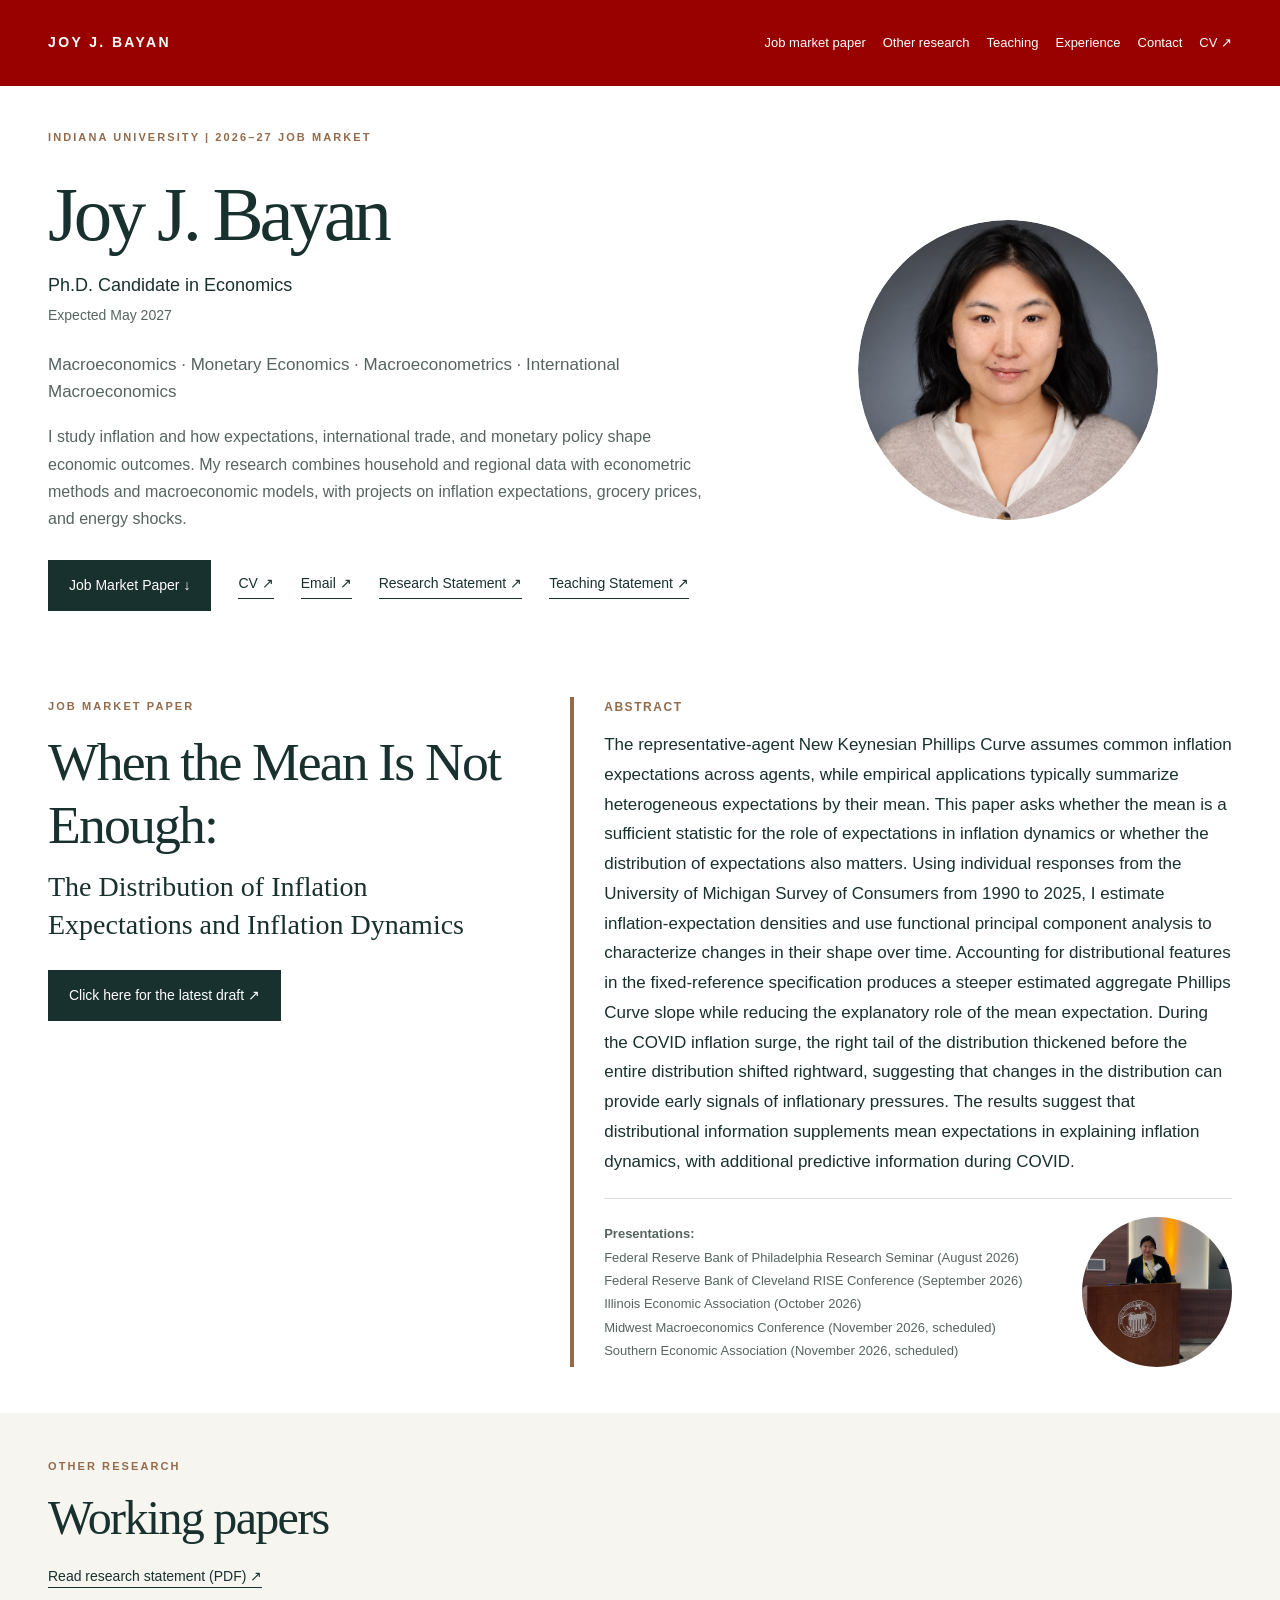
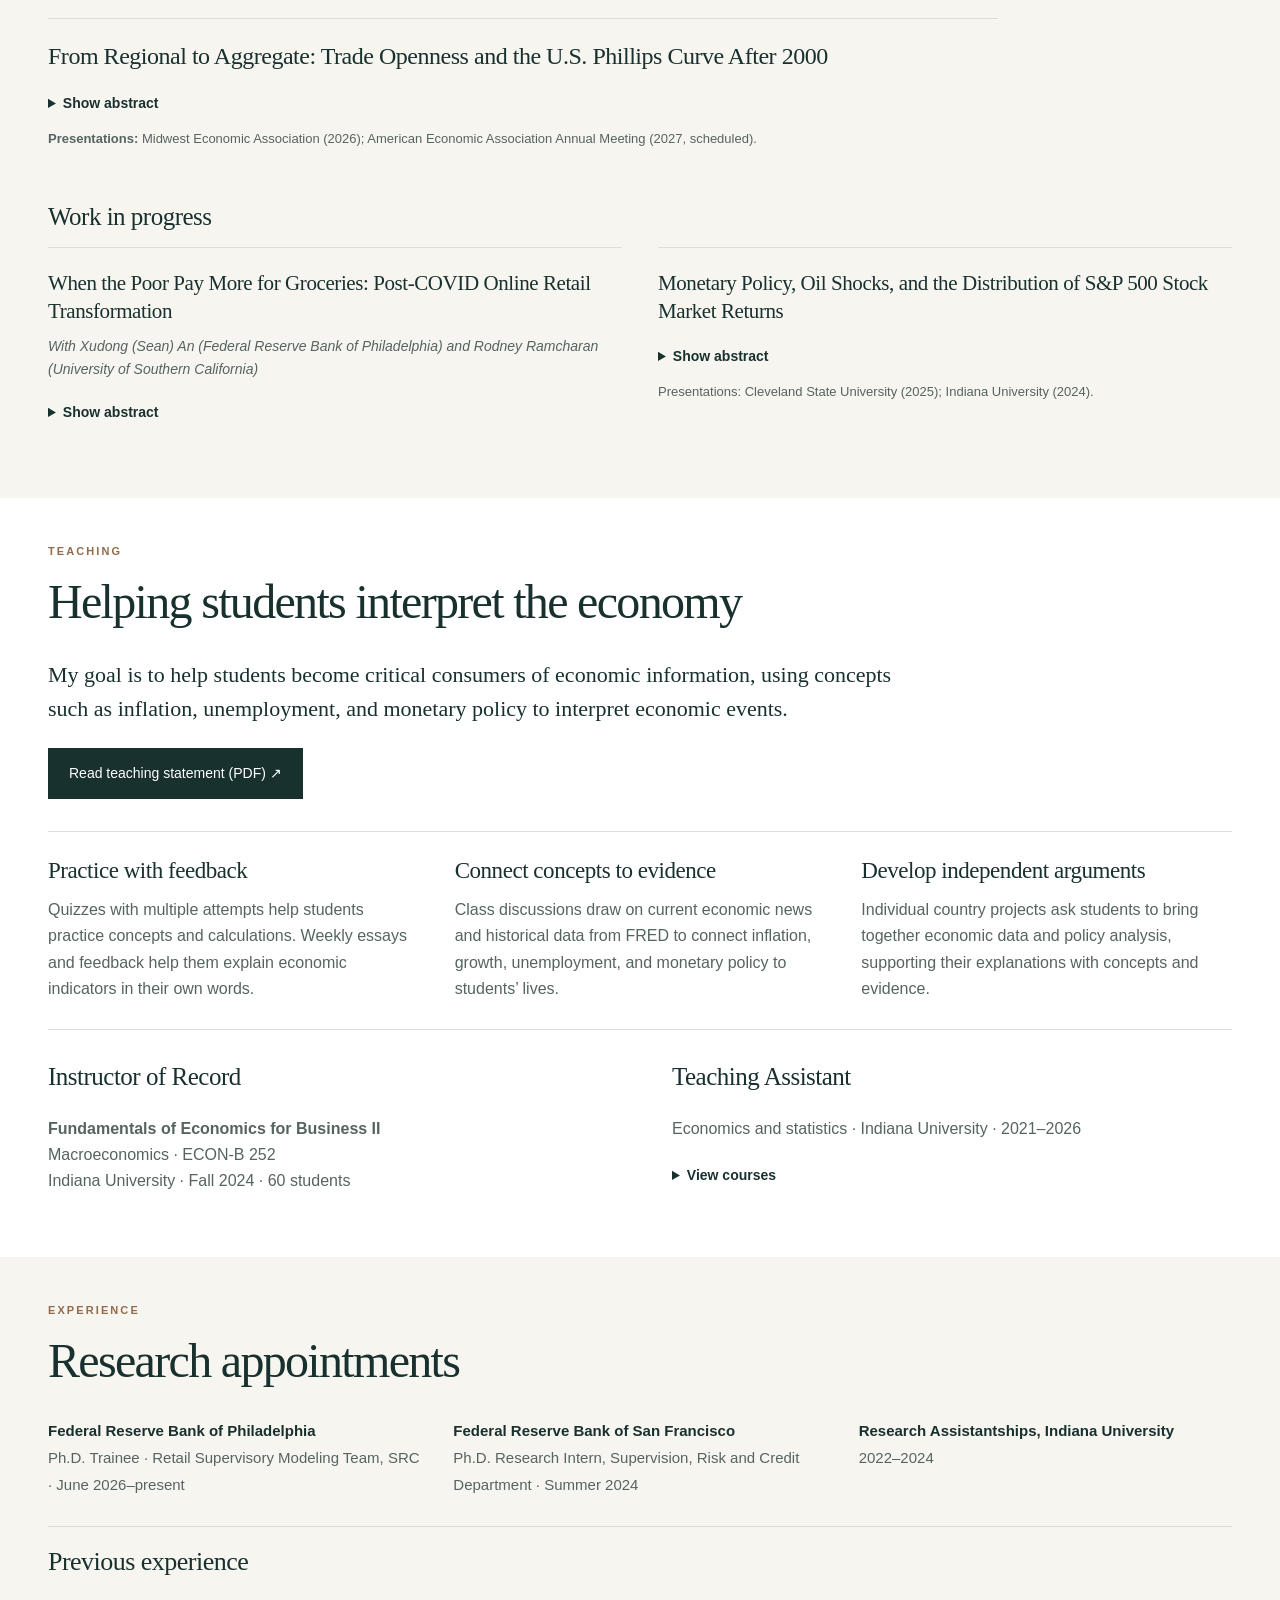
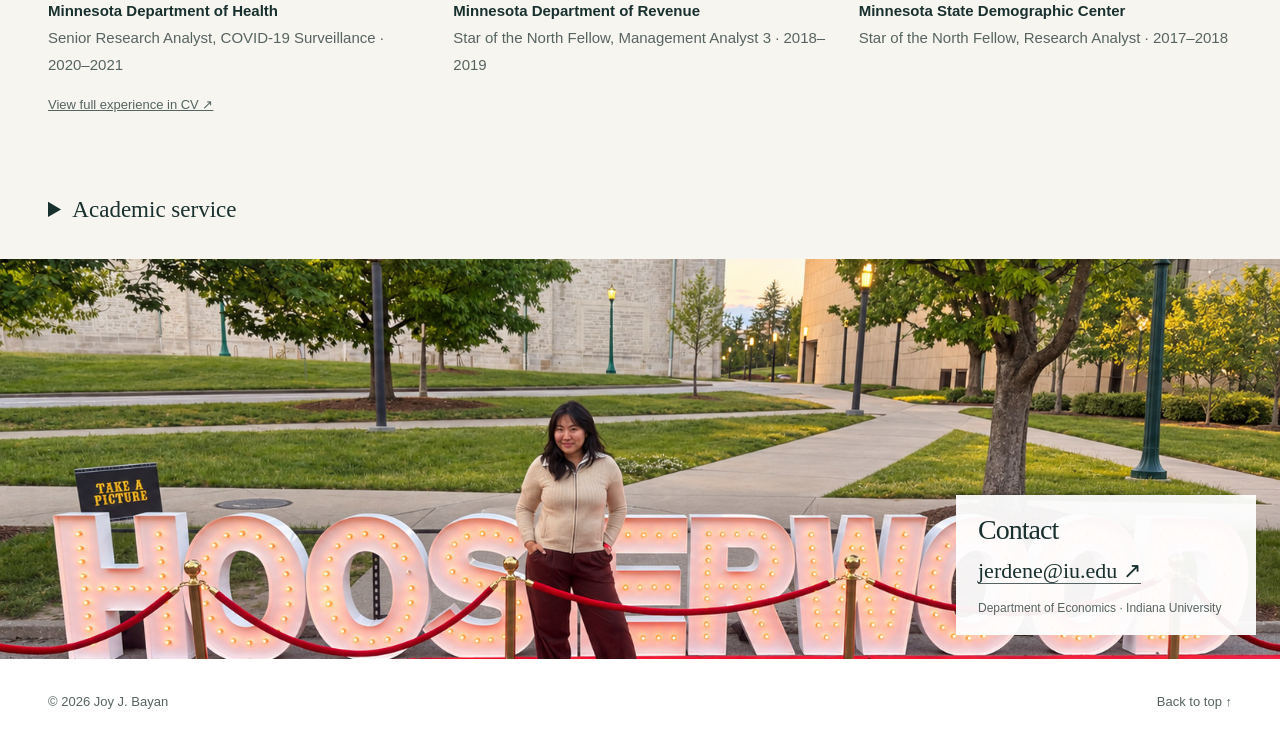
<file: index.html>
<!doctype html>
<html lang="en">
<head>
<meta charset="utf-8">
<meta name="viewport" content="width=device-width, initial-scale=1">
<meta name="description" content="Joy J. Bayan is a 2026–27 economics job market candidate at Indiana University studying macroeconomics, monetary economics, macroeconometrics, and international macroeconomics.">
<title>Joy J. Bayan | Economics Job Market</title>
<link rel="stylesheet" href="site.css?v=paper-presentations-20261103">
</head>
<body>
<a class="skip" href="#main">Skip to content</a>
<div class="site-header"><header class="topbar wrap"><a class="wordmark" href="#top">JOY J. BAYAN</a><nav aria-label="Main navigation"><a href="#job-market-paper">Job market paper</a><a href="#other-research">Other research</a><a href="#teaching">Teaching</a><a href="#experience">Experience</a><a href="#contact">Contact</a><a href="files/Joy_Bayan_CV.pdf?v=20261103-abstract-aligned" target="_blank" rel="noopener">CV ↗</a></nav></header></div>
<main id="main">
<section class="hero wrap" id="top"><div class="hero-copy"><div class="eyebrow">INDIANA UNIVERSITY | 2026–27 JOB MARKET</div><h1>Joy J. Bayan</h1><p class="role">Ph.D. Candidate in Economics <span>Expected May 2027</span></p><p class="lead">Macroeconomics · Monetary Economics · Macroeconometrics · International Macroeconomics</p><p class="research-intro">I study inflation and how expectations, international trade, and monetary policy shape economic outcomes. My research combines household and regional data with econometric methods and macroeconomic models, with projects on inflation expectations, grocery prices, and energy shocks.</p><div class="actions"><a class="button" href="#job-market-paper">Job Market Paper ↓</a><a class="text-link" href="files/Joy_Bayan_CV.pdf?v=20261103-abstract-aligned" target="_blank" rel="noopener">CV ↗</a><a class="text-link" href="mailto:jerdene@iu.edu">Email ↗</a><a class="text-link" href="files/Joy_Bayan_Research_Statement.pdf" target="_blank" rel="noopener">Research Statement ↗</a><a class="text-link" href="files/Joy_Bayan_Teaching_Statement.pdf" target="_blank" rel="noopener">Teaching Statement ↗</a></div></div><div class="portrait"><img src="files/joy-bayan-selected.jpg" alt="Portrait of Joy Bayan" width="1100" height="733"></div></section>
<section class="section wrap research-first" id="job-market-paper"><div class="eyebrow">JOB MARKET PAPER</div><h2>When the Mean Is Not Enough:</h2><p class="paper-subtitle">The Distribution of Inflation Expectations and Inflation Dynamics</p><div class="actions"><a class="button" id="latest-draft-link" href="latest-draft.html?v=20261103-abstract-aligned">Click here for the latest draft ↗</a></div><div class="jmp-summary"><p class="abstract-label">Abstract</p><p>The representative-agent New Keynesian Phillips Curve assumes common inflation expectations across agents, while empirical applications typically summarize heterogeneous expectations by their mean. This paper asks whether the mean is a sufficient statistic for the role of expectations in inflation dynamics or whether the distribution of expectations also matters. Using individual responses from the University of Michigan Survey of Consumers from 1990 to 2025, I estimate inflation-expectation densities and use functional principal component analysis to characterize changes in their shape over time. Accounting for distributional features in the fixed-reference specification produces a steeper estimated aggregate Phillips Curve slope while reducing the explanatory role of the mean expectation. During the COVID inflation surge, the right tail of the distribution thickened before the entire distribution shifted rightward, suggesting that changes in the distribution can provide early signals of inflationary pressures. The results suggest that distributional information supplements mean expectations in explaining inflation dynamics, with additional predictive information during COVID.</p><div class="paper-presentations" id="presentations"><p class="meta"><strong>Presentations:</strong><br>Federal Reserve Bank of Philadelphia Research Seminar (August 2026)<br>Federal Reserve Bank of Cleveland RISE Conference (September 2026)<br>Illinois Economic Association (October 2026)<br>Midwest Macroeconomics Conference (November 2026, scheduled)<br>Southern Economic Association (November 2026, scheduled)</p><figure class="presentation-circle"><img src="files/joy-presentation-original.jpg" alt="Joy Bayan at the podium at the Federal Reserve Bank of Cleveland" width="1368" height="1824" loading="lazy"></figure></div></div></section>
<section class="section tinted" id="other-research"><div class="wrap"><div class="eyebrow">OTHER RESEARCH</div><h2>Working papers</h2><p class="statement-link"><a class="text-link" href="files/Joy_Bayan_Research_Statement.pdf" target="_blank" rel="noopener">Read research statement (PDF) ↗</a></p><div class="research-list"><article><h3>From Regional to Aggregate: Trade Openness and the U.S. Phillips Curve After 2000</h3><details class="compact-details"><summary><span class="when-closed">Show abstract</span><span class="when-open">Hide abstract</span></summary><p>This paper studies how trade openness reshaped the slope of the U.S. Phillips Curve after 2000. I develop an open-economy New Keynesian framework in which inflation dynamics depend on domestic slack and exposure to foreign-goods prices through trade openness. Empirically, I use U.S. regional panel data and exploit cross-regional variation in exposure to globalization using a shift-share instrument constructed from pre-2000 regional employment shares. The results show that trade openness contributed to the flattening of the U.S. Phillips Curve after 2000.</p></details><p class="meta"><strong>Presentations:</strong> Midwest Economic Association (2026); American Economic Association Annual Meeting (2027, scheduled).</p></article></div><div class="works-in-progress"><h3 class="research-subheading">Work in progress</h3><div class="research-list"><article><h3>When the Poor Pay More for Groceries: Post-COVID Online Retail Transformation</h3><p class="byline">With Xudong (Sean) An (Federal Reserve Bank of Philadelphia) and Rodney Ramcharan (University of Southern California)</p><details class="compact-details"><summary><span class="when-closed">Show abstract</span><span class="when-open">Hide abstract</span></summary><p>Using 100 million grocery retail transactions from 228,519 U.S. households between 2019 and 2023, we show that low-income households experienced 1.4% more grocery price inflation than high-income households in the post-COVID period. After 2022, fresh-produce prices rose 5.3% more for low-income households. The increased adoption of online shopping eliminated geographic pricing advantages, reducing relative savings for low-income households by 4.4%, while the expansion of warehouse clubs increased their price premiums by 6.4%, with monetary policy tightening adding a further 0.11%.</p></details></article><article><h3>Monetary Policy, Oil Shocks, and the Distribution of S&amp;P 500 Stock Market Returns</h3><details class="compact-details"><summary><span class="when-closed">Show abstract</span><span class="when-open">Hide abstract</span></summary><p>This paper studies how oil supply, global demand, oil-specific demand, and monetary policy shocks affect the distribution of U.S. stock market returns. Using monthly data from 1988 to 2018, I estimate cross-sectional densities of S&amp;P 500 returns and use functional principal component analysis to summarize changes in their shape. I combine these distributional components with a Kilian-style structural vector autoregression in a mixed vector autoregressive framework to examine how the shocks transmit through the return distribution beyond their effects on average returns.</p></details><p class="meta">Presentations: Cleveland State University (2025); Indiana University (2024).</p></article></div></div></div></section>
<section class="section wrap" id="teaching"><div class="eyebrow">TEACHING</div><h2>Helping students interpret the economy</h2><p class="teaching-intro">My goal is to help students become critical consumers of economic information, using concepts such as inflation, unemployment, and monetary policy to interpret economic events.</p><div class="actions teaching-actions"><a class="button" href="files/Joy_Bayan_Teaching_Statement.pdf" target="_blank" rel="noopener">Read teaching statement (PDF) ↗</a></div><div class="teaching-practice"><article><h3>Practice with feedback</h3><p>Quizzes with multiple attempts help students practice concepts and calculations. Weekly essays and feedback help them explain economic indicators in their own words.</p></article><article><h3>Connect concepts to evidence</h3><p>Class discussions draw on current economic news and historical data from FRED to connect inflation, growth, unemployment, and monetary policy to students’ lives.</p></article><article><h3>Develop independent arguments</h3><p>Individual country projects ask students to bring together economic data and policy analysis, supporting their explanations with concepts and evidence.</p></article></div><div class="two-col teaching-experience"><div><h3>Instructor of Record</h3><p><strong>Fundamentals of Economics for Business II</strong><br>Macroeconomics · ECON-B 252<br>Indiana University · Fall 2024 · 60 students</p></div><div><h3>Teaching Assistant</h3><p>Economics and statistics · Indiana University · 2021–2026</p><details class="compact-details"><summary>View courses</summary><p>Statistical Analysis for Business and Economics (ECON-E 370) · Spring 2025<br>Economics of Race (ECON-E 211) · Spring 2024<br>Economics of Gender (ECON-E 211) · Spring 2023<br>Fundamentals of Economics for Business II (ECON-B 252) · Fall 2022</p></details></div></div></section>
<section class="section tinted" id="experience"><div class="wrap"><div class="eyebrow">EXPERIENCE</div><h2>Research appointments</h2><div class="appointments"><div class="appointment-item"><p><strong>Federal Reserve Bank of Philadelphia</strong><br>Ph.D. Trainee · Retail Supervisory Modeling Team, SRC · June 2026–present</p></div><div class="appointment-item"><p><strong>Federal Reserve Bank of San Francisco</strong><br>Ph.D. Research Intern, Supervision, Risk and Credit Department · Summer 2024</p></div><div class="appointment-item"><p><strong>Research Assistantships, Indiana University</strong><br>2022–2024</p></div></div><div class="previous-experience"><h3>Previous experience</h3><p><strong>Minnesota Department of Health</strong><br>Senior Research Analyst, COVID-19 Surveillance · 2020–2021</p><p><strong>Minnesota Department of Revenue</strong><br>Star of the North Fellow, Management Analyst 3 · 2018–2019</p><p><strong>Minnesota State Demographic Center</strong><br>Star of the North Fellow, Research Analyst · 2017–2018</p></div><p class="cv-note"><a href="files/Joy_Bayan_CV.pdf?v=20261103-abstract-aligned" target="_blank" rel="noopener">View full experience in CV ↗</a></p></div></section>
<section class="section tinted service-compact" id="academic-service"><div class="wrap"><details class="compact-details"><summary>Academic service</summary><p><strong>Women in Economics, Indiana University Alumnae Group, Washington, DC</strong> · 2025–2026</p><p><strong>Student Ambassador, Association for Public Policy Analysis &amp; Management (APPAM)</strong> · 2026</p><p><strong>AES Departmental Coordinator, Economics Department, Indiana University</strong> · 2025–2026</p><p><strong>Development Coordinator, Graduate Student Government, Indiana University</strong> · 2024</p></details></div></section>
<section class="contact" id="contact"><div class="wrap"><h2>Contact</h2><a class="contact-email" href="mailto:jerdene@iu.edu">jerdene@iu.edu ↗</a><p class="affiliation">Department of Economics · Indiana University</p></div></section>
</main>
<footer class="wrap footer"><span>© <span id="year">2026</span> Joy J. Bayan</span><a href="#top">Back to top ↑</a></footer><script>document.getElementById('year').textContent=new Date().getFullYear()</script>
<!-- deploy-refresh: 2026-10-08-cv-alignment -->
</body>
</html>
</file>
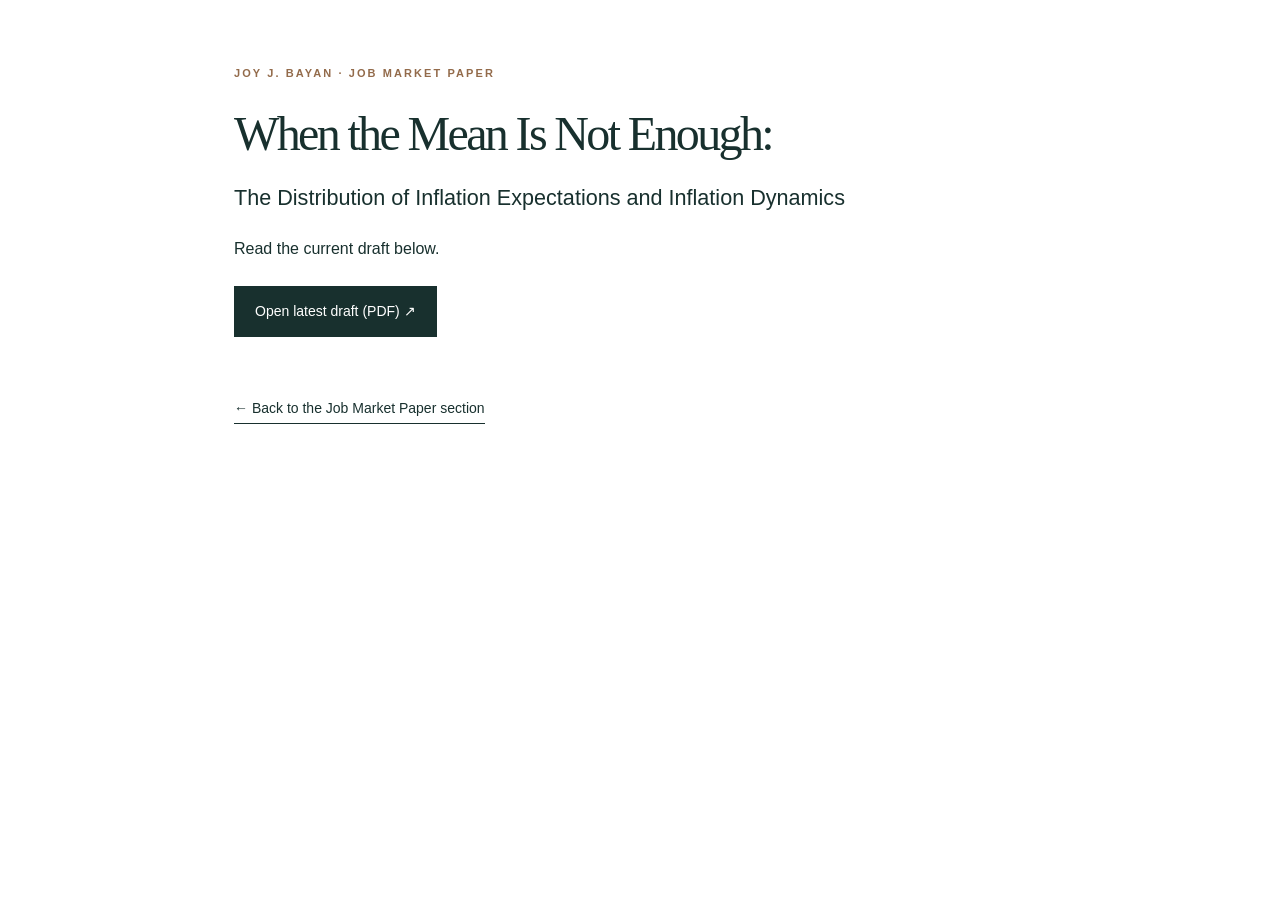
<file: latest-draft.html>
<!doctype html>
<html lang="en">
<head>
<meta charset="utf-8">
<meta name="viewport" content="width=device-width, initial-scale=1">
<meta name="description" content="Latest draft of Joy J. Bayan’s job market paper, When the Mean Is Not Enough: The Distribution of Inflation Expectations and Inflation Dynamics.">
<title>Latest draft | Joy J. Bayan</title>
<link rel="stylesheet" href="site.css?v=research-intro-20261009">
<style>
.draft-page{max-width:860px;margin:0 auto;padding:64px 24px}.draft-page h1{font-size:clamp(1.9rem,4vw,3rem);line-height:1.15}.draft-page .draft-subtitle{font-size:1.35rem;line-height:1.4}.draft-page .actions{margin:24px 0}.draft-page [hidden]{display:none!important}.draft-status{max-width:65ch;line-height:1.7}.draft-back{display:inline-block;margin-top:36px}
</style>
</head>
<body>
<main class="draft-page">
<div class="eyebrow">JOY J. BAYAN · JOB MARKET PAPER</div>
<h1>When the Mean Is Not Enough:</h1>
<p class="draft-subtitle">The Distribution of Inflation Expectations and Inflation Dynamics</p>
<p class="draft-status">Read the current draft below.</p>
<div class="actions">
<a id="draft-pdf" class="button" href="files/Joy_Bayan_Overleaf_Preview.pdf?v=20261103-abstract-aligned" target="_blank" rel="noopener">Open latest draft (PDF) ↗</a>
</div>
<a class="text-link draft-back" href="./#job-market-paper">← Back to the Job Market Paper section</a>
</main>
</body>
</html>
</file>
<file: site.css>
:root{--ink:#18302e;--muted:#566461;--accent:#936b4b;--line:#dcded9;--cream:#f7f5f0;--wash:#ecefea}*{box-sizing:border-box}html{scroll-behavior:smooth}body{margin:0;color:var(--ink);font-family:Arial,Helvetica,sans-serif;line-height:1.65;background:#fff}a{color:inherit}a:focus-visible,summary:focus-visible{outline:3px solid #a47542;outline-offset:4px}.wrap{max-width:1160px;margin:auto;padding-left:32px;padding-right:32px}.skip{position:absolute;left:-9999px}.skip:focus{left:12px;top:12px;background:white;z-index:5;padding:8px}.topbar{min-height:86px;display:flex;align-items:center;justify-content:space-between;gap:20px;border-bottom:1px solid var(--line)}.wordmark{font-weight:700;letter-spacing:.17em;font-size:14px;text-decoration:none;white-space:nowrap}nav{display:flex;align-items:center;gap:27px}nav a{text-decoration:none;font-size:14px;color:#3d514d}nav a:hover,.text-link:hover{color:var(--accent)}.hero{display:grid;grid-template-columns:1.24fr .76fr;align-items:center;gap:80px;padding-top:74px;padding-bottom:88px}.eyebrow,.tag{font-size:11px;font-weight:700;letter-spacing:.19em;color:var(--accent)}h1,h2,h3{font-family:Georgia,'Times New Roman',serif;font-weight:400;line-height:1.16}h1{font-size:clamp(56px,7vw,92px);margin:24px 0 12px;letter-spacing:-.055em}h2{font-size:clamp(39px,5vw,60px);margin:14px 0 34px;letter-spacing:-.035em}h3{font-size:26px;letter-spacing:-.02em}.role{font-size:18px;margin:0;color:var(--ink)}.role span{display:block;color:var(--muted);font-size:14px;margin-top:3px}.lead{font-family:Georgia,serif;font-size:22px;line-height:1.58;max-width:630px;margin:30px 0}.actions{display:flex;align-items:center;gap:27px;flex-wrap:wrap}.button{background:var(--ink);color:#fff;padding:14px 21px;text-decoration:none;font-size:14px}.button:hover{background:#30534c}.text-link{font-size:14px;text-decoration:none;border-bottom:1px solid currentColor;padding-bottom:3px}.portrait{background:var(--wash);aspect-ratio:4/4.6;overflow:hidden}.portrait img{width:100%;height:100%;object-fit:cover;object-position:center 35%}.fields{background:var(--ink);color:#f3f3e9}.fields-inner{display:flex;align-items:center;gap:42px;padding-top:21px;padding-bottom:21px}.fields span{font-size:11px;letter-spacing:.16em;color:#c6bba8;white-space:nowrap}.fields p{margin:0;font-size:14px}.fields b{color:#b5997d;padding:0 7px}.section{padding-top:104px;padding-bottom:105px}.section-heading{display:flex;justify-content:space-between;align-items:end;gap:30px}.section-heading>p{max-width:290px;color:var(--muted);font-size:15px;margin-bottom:42px}.paper{border:1px solid var(--line);padding:36px;background:white}.paper h3{margin:15px 0}.paper p{color:var(--muted);font-size:15px}.paper.featured{padding:45px;border-left:4px solid var(--accent);background:var(--cream)}.featured h3{max-width:790px;font-size:34px}.featured>p{max-width:830px}.paper-grid{display:grid;grid-template-columns:1fr 1fr;gap:18px;margin-top:18px}.byline{font-style:italic}details{border-top:1px solid var(--line);margin-top:26px;padding-top:17px}summary{cursor:pointer;font-size:14px;font-weight:700}details p{max-width:850px}.meta,.fineprint{font-size:13px!important;color:var(--muted)}.subhead{margin:58px 0 16px}.simple-list p{border-top:1px solid var(--line);padding:16px 0;margin:0;font-family:Georgia,serif;font-size:20px}.tinted{background:var(--cream)}.two-col{display:grid;grid-template-columns:1fr 1fr;gap:90px}.two-col p{color:var(--muted);font-size:16px}.two-col h3{font-size:25px}.two-col .large{font-family:Georgia,serif;font-size:25px;line-height:1.55;color:var(--ink);margin-top:0}.contact{background:var(--ink);color:white;padding:90px 0 100px}.contact h2{margin-bottom:14px}.contact p{color:#d5dfd9}.contact-email{font-family:Georgia,serif;font-size:clamp(24px,4vw,42px);text-decoration:none;border-bottom:1px solid #a0afa8}.contact .affiliation{font-size:13px;margin-top:50px}.footer{min-height:85px;display:flex;justify-content:space-between;align-items:center;color:var(--muted);font-size:13px}.footer a{text-decoration:none}@media(max-width:780px){.topbar{align-items:flex-start;flex-direction:column;padding-top:20px;padding-bottom:18px}nav{flex-wrap:wrap;gap:10px 19px}.hero{grid-template-columns:1fr;gap:38px;padding-top:55px;padding-bottom:58px}.portrait{max-width:440px;grid-row:1;aspect-ratio:4/3.8}.fields-inner{display:block}.fields p{margin-top:9px}.section{padding-top:70px;padding-bottom:70px}.section-heading{display:block}.section-heading>p{margin-top:-15px}.paper-grid,.two-col{grid-template-columns:1fr;gap:18px}.paper.featured,.paper{padding:25px}.featured h3{font-size:27px}}@media(max-width:400px){.wrap{padding-left:20px;padding-right:20px}nav{gap:8px 13px}nav a{font-size:12px}}

/* Circular portrait */
.portrait{aspect-ratio:1;border-radius:50%;max-width:420px;width:100%;justify-self:center}
.portrait img{border-radius:50%;object-position:center 32%}
@media(max-width:780px){.portrait{aspect-ratio:1;max-width:360px}}

/* Conference timeline */
.large-intro{font-family:Georgia,serif;font-size:22px;max-width:760px;margin:-8px 0 36px}
.conference-list{border-top:1px solid var(--line)}
.conference-list>div{display:grid;grid-template-columns:180px 1fr;gap:30px;border-bottom:1px solid var(--line);padding:22px 0}
.conference-list p{margin:0;max-width:760px;color:var(--muted)}
@media(max-width:780px){.conference-list>div{grid-template-columns:1fr;gap:6px}nav{gap:8px 15px}}

/* Supporting campus photograph */
.campus-banner{height:clamp(230px,34vw,440px);background-image:url("files/joy-campus-banner.jpg");background-size:cover;background-position:center 35%;filter:saturate(.84)}
@media(max-width:780px){.campus-banner{height:260px;background-position:center 35%}}


/* Research-first job market layout */
.topbar nav{gap:17px}
.topbar nav a{font-size:13px}
.hero{padding-top:66px;padding-bottom:70px}
.hero .lead{font-family:Arial,Helvetica,sans-serif;font-size:17px;line-height:1.6;color:var(--muted);margin:24px 0 30px}
.research-first{padding-top:82px}
.research-first h2{font-size:clamp(52px,7vw,84px);max-width:960px;margin:14px 0 8px}
.paper-subtitle{font-family:Georgia,serif;font-size:clamp(23px,3vw,36px);line-height:1.35;max-width:890px;margin:0 0 32px}
.jmp-summary{max-width:820px;border-left:4px solid var(--accent);padding-left:26px}
.jmp-summary p{font-size:19px;line-height:1.7;margin:0}
.paper-actions{display:flex;align-items:flex-start;gap:26px;flex-wrap:wrap;margin-top:32px}
.unavailable{font-size:14px;border-bottom:1px solid var(--line);padding:8px 0;color:var(--muted)}
.unavailable small{display:block;font-size:11px;color:var(--muted)}
.abstract{margin:0;padding:8px 0;border:0;max-width:820px}
.abstract summary{font-size:14px;border-bottom:1px solid var(--ink);padding-bottom:3px;list-style:none}
.abstract summary::-webkit-details-marker{display:none}
.abstract p{font-size:15px;line-height:1.75;color:var(--muted)}
.research-list article{padding:25px 0;border-top:1px solid var(--line);max-width:900px}
.research-list h3{margin:0 0 10px}
.research-list p{margin:7px 0;color:var(--muted)}
.research-list .byline{font-size:14px}
.section{padding-top:82px;padding-bottom:85px}
.campus-banner{height:clamp(320px,45vw,620px);background-position:center 45%}
@media(max-width:780px){.topbar nav{gap:8px 14px}.hero{padding-top:46px;padding-bottom:52px}.research-first h2{font-size:clamp(48px,12vw,68px)}.jmp-summary p{font-size:17px}.campus-banner{height:clamp(280px,85vw,480px);background-position:center 40%}}

/* Candid presentation photo: use the original camera image, retaining facial detail. */
.campus-banner{height:clamp(320px,45vw,540px)}


/* Original podium photograph, cropped in a circle beside presentations. */
.presentations-layout{display:grid;grid-template-columns:minmax(0,1fr) 370px;gap:48px;align-items:center}
.presentation-circle{position:relative;width:100%;aspect-ratio:1;border-radius:50%;overflow:hidden;margin:0}
.presentation-circle img{position:absolute;display:block;width:195.4286%;height:auto;max-width:none;left:0;top:-92.8571%}
.presentations-layout .conference-list>div{grid-template-columns:145px 1fr;gap:18px}
@media(max-width:900px){.presentations-layout{grid-template-columns:minmax(0,1fr) 310px;gap:30px}.presentations-layout .conference-list>div{grid-template-columns:1fr;gap:6px}}
@media(max-width:650px){.presentations-layout{grid-template-columns:1fr}.presentation-circle{width:min(100%,320px);justify-self:center}}

/* Campus photograph behind the contact section. */
.contact{position:relative;background:#eee url("files/joy-campus-banner.jpg") center 55%/cover no-repeat;color:var(--ink);min-height:650px;padding:24px 0;display:block}
.contact>.wrap{position:absolute;right:24px;bottom:24px;width:min(300px,calc(100% - 48px));max-width:300px;margin:0;padding:18px 22px;background:rgba(255,255,255,.94)}
.contact h2{font-size:28px;line-height:1.2;margin:0 0 10px}
.contact .contact-email{font-size:22px;line-height:1.4;border-color:var(--muted)}
.contact p{color:var(--muted)}
.contact .affiliation{font-size:12px;line-height:1.5;margin:12px 0 0}
@media(max-width:780px){.contact{min-height:720px;padding:20px 0;background-position:44% 55%}.contact>.wrap{right:16px;bottom:16px;width:min(300px,calc(100% - 32px));padding:16px 20px}}

/* Compact academic layout; retain the established section sequence. */
.section{padding-top:58px;padding-bottom:60px}
.section h2{font-size:clamp(34px,4vw,48px);margin-bottom:28px}
.research-first h2{font-size:clamp(48px,6vw,72px);margin-bottom:8px}
.compact-details{border:0;padding:0;margin:14px 0 0}
.compact-details summary{width:fit-content;max-width:100%;padding:6px 0;font-size:14px;color:var(--ink)}
.compact-details p{color:var(--muted);font-size:16px;line-height:1.7}
.compact-details .when-open{display:none}
.compact-details[open] .when-open{display:inline}
.compact-details[open] .when-closed{display:none}
.compact-details[open]>summary{margin-bottom:10px}
.research-list h3{font-size:24px;line-height:1.3}
.research-list article{padding:22px 0}
.appointments{display:grid;grid-template-columns:repeat(3,minmax(0,1fr));gap:32px}
.appointments p{font-size:15px;color:var(--muted);margin:0;line-height:1.8}
.appointments strong{color:var(--ink);font-weight:600}
.previous-experience{border-top:1px solid var(--line);padding-top:16px;margin-top:28px}
.cv-note{font-size:13px;color:var(--muted);margin:16px 0 0}
.service-compact{padding-top:28px;padding-bottom:28px}
.service-compact .compact-details{margin:0}
.service-compact summary{font-family:Georgia,serif;font-size:23px;font-weight:400}
.contact{min-height:460px}
@media(max-width:780px){
.section{padding-top:42px;padding-bottom:44px}
.appointments{grid-template-columns:1fr;gap:22px}
.service-compact{padding-top:24px;padding-bottom:24px}
.contact{min-height:600px}
}

/* Wider desktop layout: use columns while preserving reading order. */
@media(min-width:1000px){
  .wrap{max-width:1440px;padding-left:48px;padding-right:48px}
  .hero{grid-template-columns:minmax(0,1.5fr) minmax(0,1fr);gap:64px;padding-top:42px;padding-bottom:42px}
  .hero .portrait{max-width:300px}
  .hero h1{font-size:clamp(64px,6vw,84px)}
  .section{padding-top:44px;padding-bottom:46px}
  .research-first{display:grid;grid-template-columns:minmax(0,.9fr) minmax(0,1.3fr);column-gap:64px;grid-template-rows:auto auto auto 1fr;align-items:start}
  .research-first>.eyebrow{grid-column:1;grid-row:1}
  .research-first>h2{grid-column:1;grid-row:2;font-size:clamp(46px,4.2vw,62px);margin:16px 0 12px}
  .research-first>.paper-subtitle{grid-column:1;grid-row:3;font-size:28px;margin:0;max-width:500px}
  .research-first>.paper-actions{grid-column:1;grid-row:4;margin-top:24px}
  .research-first>.jmp-summary{grid-column:2;grid-row:1 / span 4;max-width:760px;padding-left:30px}
  .jmp-summary p{font-size:17px;line-height:1.75}
  .research-list{display:grid;grid-template-columns:repeat(2,minmax(0,1fr));gap:48px;align-items:start}
  .research-list article{max-width:none}
  .presentations-layout{grid-template-columns:minmax(0,1fr) 290px;gap:40px}
  .presentations-layout .conference-list{display:grid;grid-template-columns:repeat(3,minmax(0,1fr));gap:24px;border-top:1px solid var(--line)}
  .presentations-layout .conference-list>div{display:block;padding:20px 0;border-bottom:0}
  .presentations-layout .conference-list p{margin-top:14px;font-size:15px;line-height:1.8}
  .previous-experience{display:grid;grid-template-columns:repeat(3,minmax(0,1fr));column-gap:32px;row-gap:12px}
  .previous-experience h3{grid-column:1 / -1;margin:4px 0 8px}
  .previous-experience p{margin:0;font-size:15px;color:var(--muted);line-height:1.8}
  .previous-experience strong{color:var(--ink);font-weight:600}
  #teaching .two-col{gap:64px}
  #teaching .two-col h3{margin-top:0}
  .service-compact{padding-top:24px;padding-bottom:24px}
}
@media(min-width:781px) and (max-width:999px){
  .topbar{flex-wrap:wrap;padding-top:20px;padding-bottom:20px}
  .topbar nav{flex-wrap:wrap}
}

/* Make research findings and project titles easy to scan. */
.jmp-takeaway{color:var(--ink);font-size:18px;line-height:1.75}
.jmp-summary>.compact-details{margin-top:20px}
.works-in-progress{margin-top:24px}
.research-subheading{font-size:25px;margin:0 0 16px}
.research-list:has(>article:only-child){grid-template-columns:1fr}
.research-list:has(>article:only-child)>article{max-width:950px}
.works-in-progress .research-list{gap:12px 36px}
.works-in-progress .research-list h3{font-size:21px}
.contact{min-height:400px;background-position:center 20%}
@media(max-width:780px){
  .contact{min-height:460px;background-position:44% 30%}
  .hero .portrait{max-width:260px}
}
@media(prefers-reduced-motion:reduce){html{scroll-behavior:auto}}

/* Crimson university-inspired header. */
.site-header{background:#990000;color:#fff}
.site-header .topbar{border-bottom:0}
.site-header .wordmark,.site-header nav a{color:#fff}
.site-header nav a:hover{color:#fff;text-decoration:underline;text-underline-offset:5px}
.site-header a:focus-visible{outline-color:#fff}

.research-intro{max-width:680px;font-size:16px;line-height:1.7;color:var(--muted);margin:0 0 28px}
.hero .lead{margin-bottom:18px}


/* Full abstract and prominent teaching materials. */
.jmp-summary .abstract-label{font-size:12px;font-weight:700;letter-spacing:.13em;text-transform:uppercase;color:var(--accent);margin-bottom:12px}
.research-first>.actions{grid-column:1;grid-row:4;margin-top:26px}
.statement-link{margin:-10px 0 28px}
.teaching-intro{max-width:850px;font-family:Georgia,serif;font-size:22px;line-height:1.55;margin:0 0 22px}
.teaching-actions{margin:0 0 32px}
.teaching-practice{display:grid;grid-template-columns:repeat(3,minmax(0,1fr));gap:36px;padding:26px 0;border-top:1px solid var(--line);border-bottom:1px solid var(--line)}
.teaching-practice h3{font-size:23px;margin:0 0 12px}
.teaching-practice p{font-size:16px;color:var(--muted);margin:0}
.teaching-experience{margin-top:32px}
.teaching-experience h3{margin-top:0}
@media(max-width:780px){.teaching-practice{grid-template-columns:1fr;gap:24px}.teaching-intro{font-size:20px}.research-first>.actions{margin-bottom:26px}}


/* Presentations stay with their papers. */
.paper-presentations{display:grid;grid-template-columns:minmax(0,1fr) 150px;gap:24px;align-items:center;margin-top:22px;padding-top:18px;border-top:1px solid var(--line)}
.jmp-summary .paper-presentations p{font-size:13px;line-height:1.8;margin:0}
.paper-presentations .presentation-circle{width:150px;justify-self:end}
@media(max-width:650px){.paper-presentations{grid-template-columns:1fr;gap:18px}.paper-presentations .presentation-circle{width:140px;justify-self:start}}
</file>
